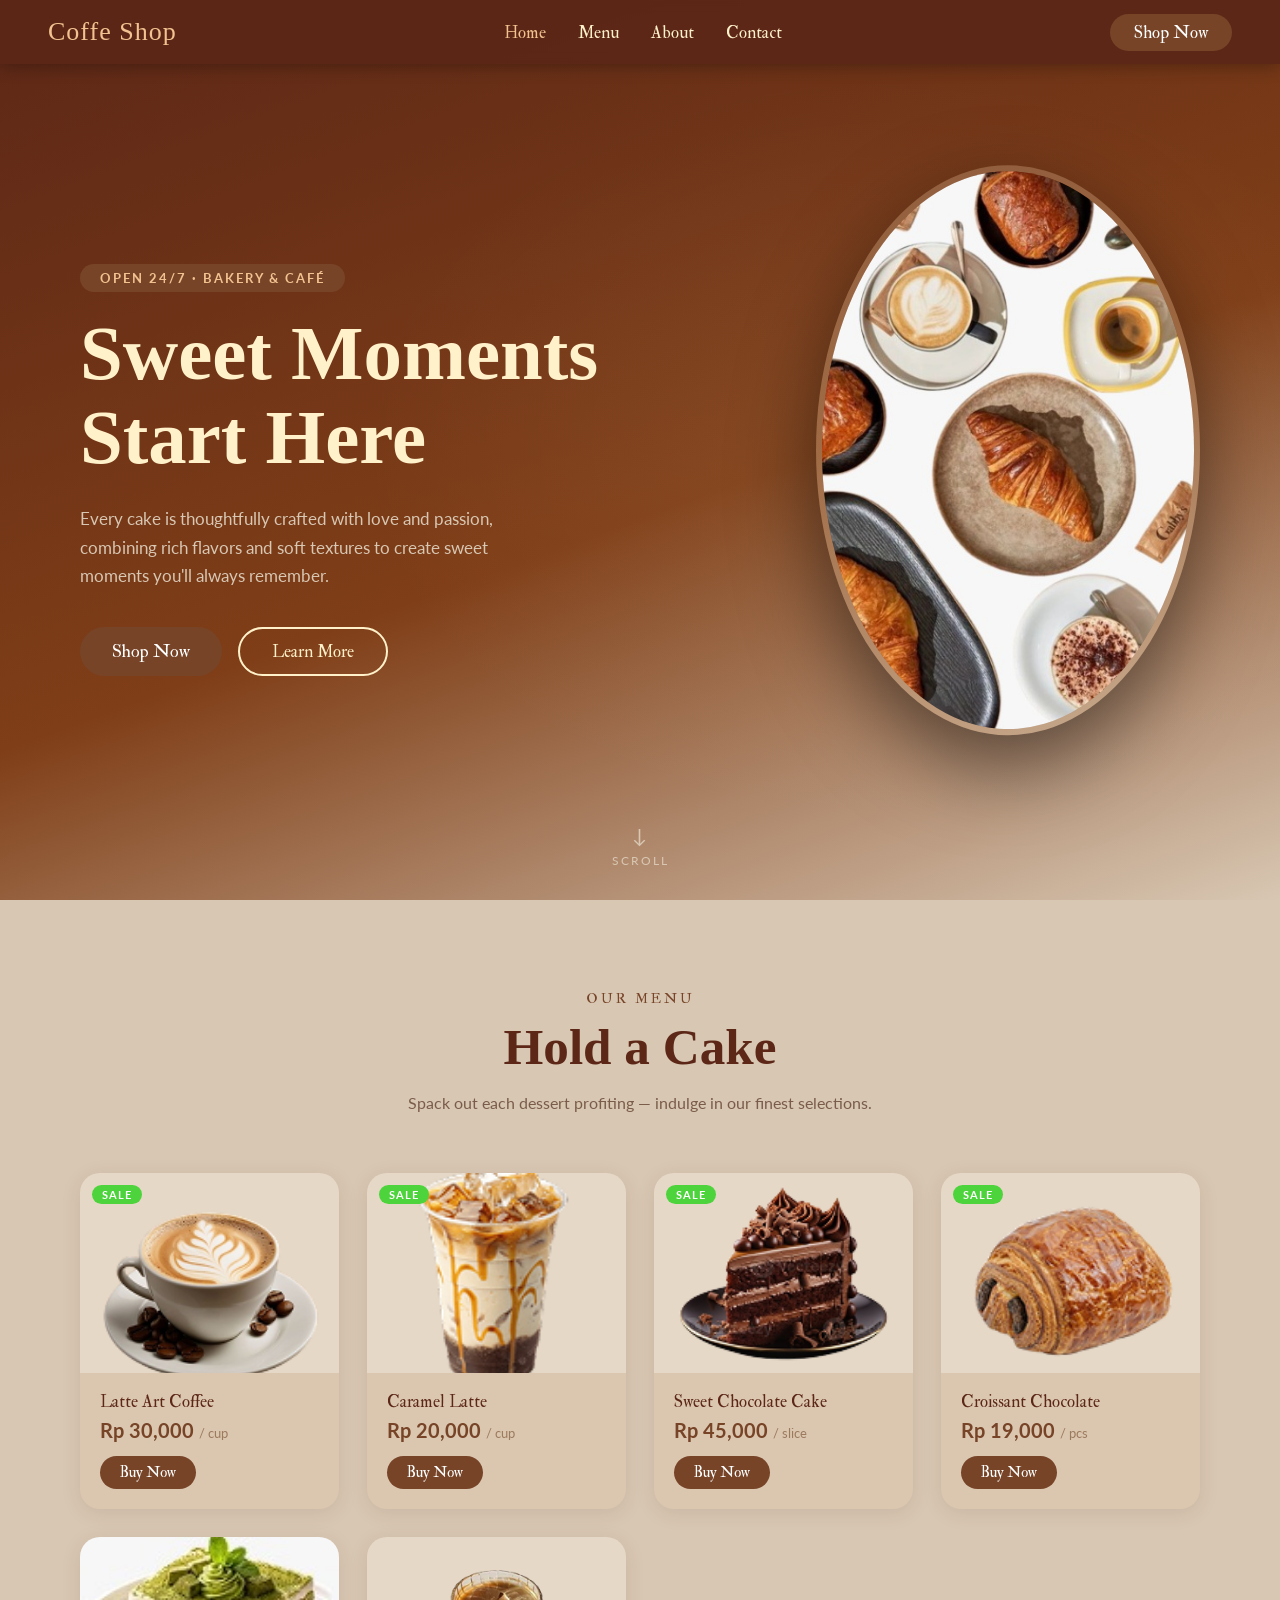
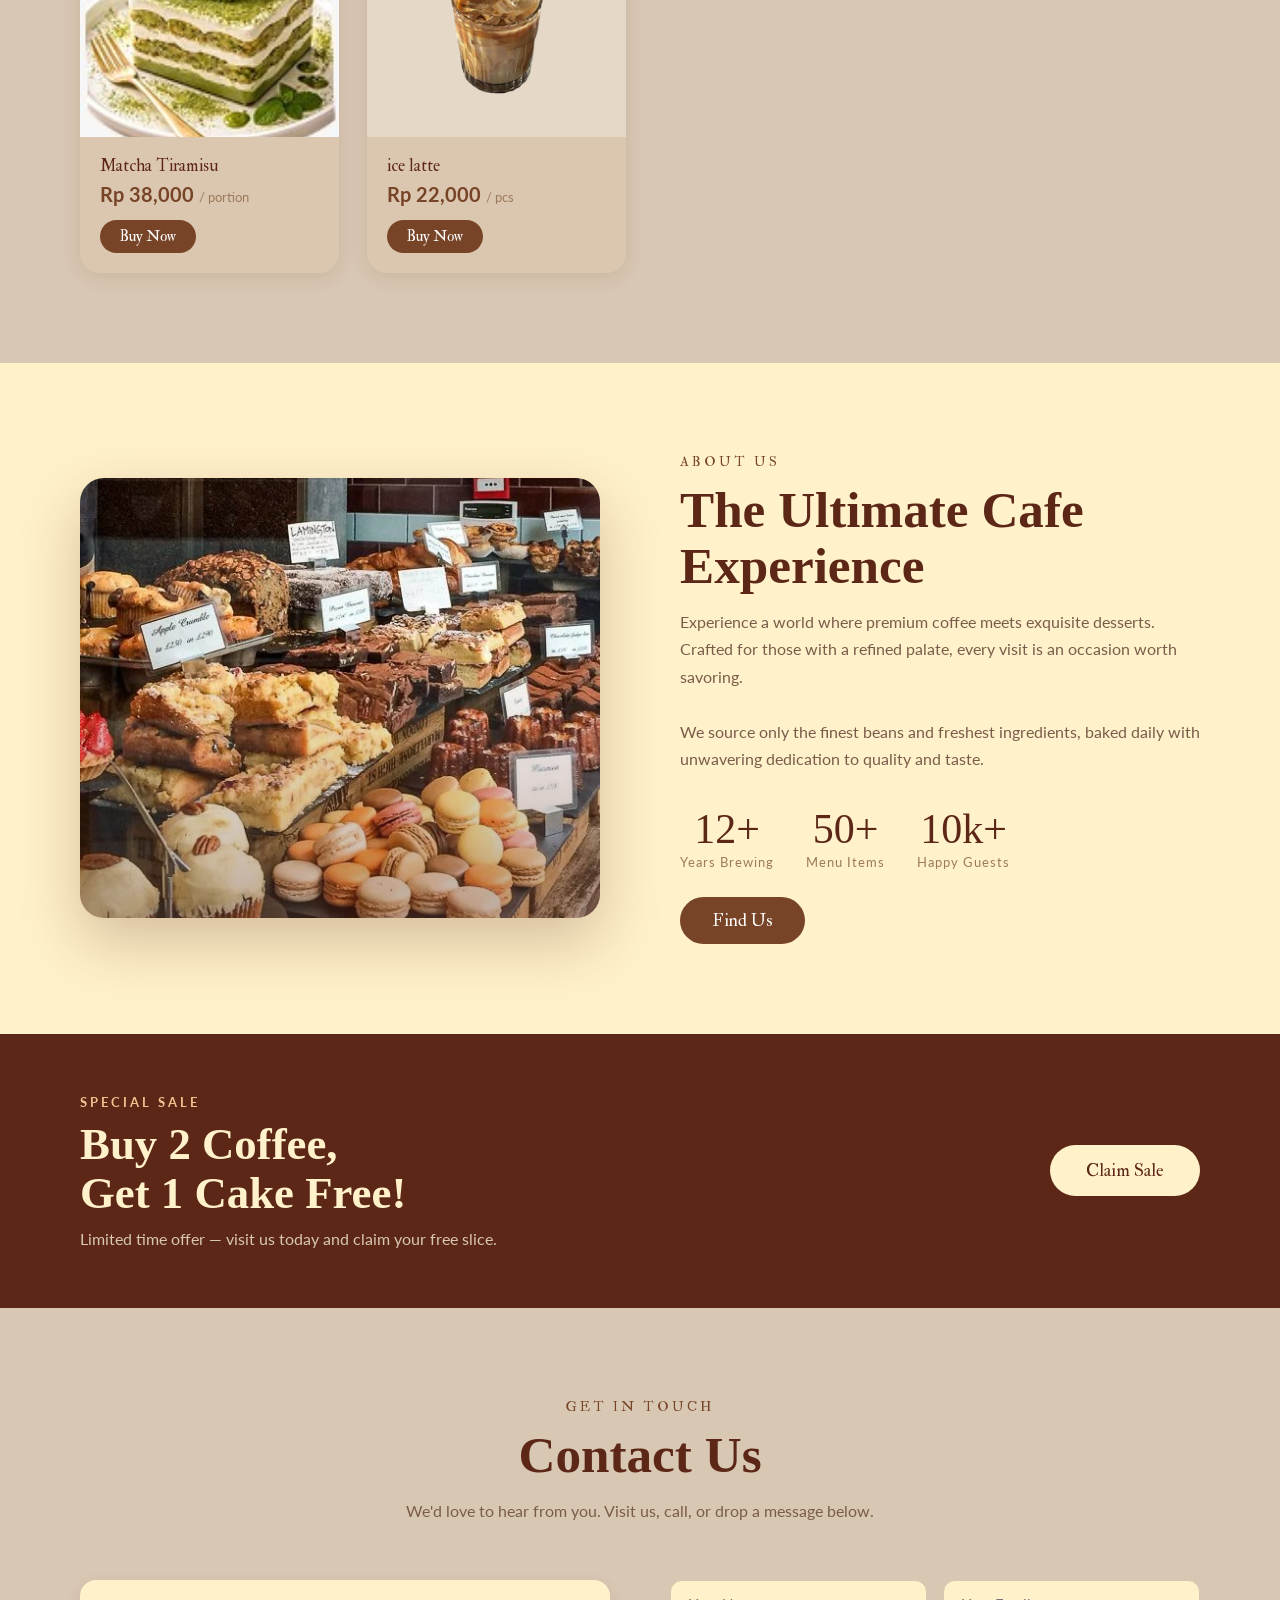
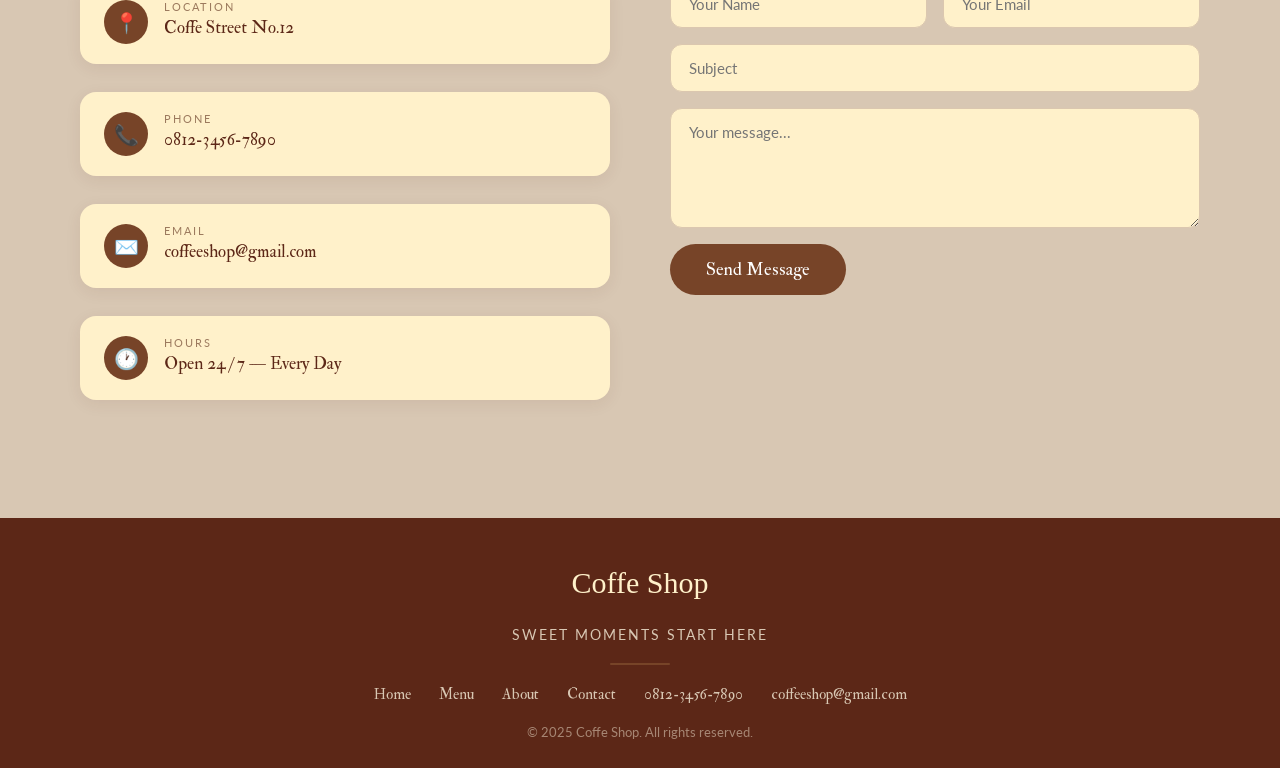
<file: index1.html>
<!DOCTYPE html>
<html lang="en">
<head>
  <meta charset="UTF-8" />
  <meta name="viewport" content="width=device-width, initial-scale=1.0" />
  <title>Coffe Shop — Sweet Moments Start Here</title>
  <link href="https://fonts.googleapis.com/css2?family=IM+Fell+Double+Pica:ital@0;1&family=IM+Fell+English:ital@0;1&family=Lato:wght@300;400;700&display=swap" rel="stylesheet" />
  <link rel="stylesheet" href="style.css" />
</head>
<body>

<!-- ═══ HEADER ═══ -->
<header>
  <a href="#home" class="nav-brand">Coffe Shop</a>
  <nav>
    <a href="#home">Home</a>
    <a href="#services">Menu</a>
    <a href="#about">About</a>
    <a href="#contact">Contact</a>
  </nav>
  <a href="#services" class="btn btn-nav">Shop Now</a>
  <button class="nav-toggle" id="navToggle" aria-label="Menu">
    <span></span><span></span><span></span>
  </button>
</header>

<!-- Mobile Nav -->
<nav class="mobile-nav" id="mobileNav">
  <a href="#home"     onclick="closeMobile()">Home</a>
  <a href="#services" onclick="closeMobile()">Menu</a>
  <a href="#about"    onclick="closeMobile()">About</a>
  <a href="#contact"  onclick="closeMobile()">Contact</a>
</nav>

<!-- ═══ HERO / HOME ═══ -->
<section id="home">
  <div class="hero-content reveal">
    <span class="hero-badge">Open 24/7 · Bakery &amp; Café</span>
    <h1 class="hero-title">Sweet Moments<br/>Start Here</h1>
    <p class="hero-sub">Every cake is thoughtfully crafted with love and passion, combining rich flavors and soft textures to create sweet moments you'll always remember.</p>
    <div class="hero-actions">
      <a href="#services" class="btn btn-primary">Shop Now</a>
      <a href="#about" class="btn-outline">Learn More</a>
    </div>
  </div>
  <img
    src="morveur.jpeg"
    alt="Delicious coffee and pastries"
    class="hero-img"
  />
  <div class="hero-scroll">
    <span>↓</span>
    scroll
  </div>
</section>

<!-- ═══ SERVICES / MENU ═══ -->
<section id="services">
  <div class="section-header reveal">
    <span class="section-tag">Our Menu</span>
    <h2 class="section-title">Hold a Cake</h2>
    <p class="section-sub">Spack out each dessert profiting — indulge in our finest selections.</p>
  </div>
  <div class="products-grid">

    <div class="product-card reveal">
      <span class="sale-badge">SALE</span>
      <div class="product-img-wrap">
        <img src="latte art.png" alt="Latte Art Coffee" />
      </div>
      <div class="product-info">
        <p class="product-name">Latte Art Coffee</p>
        <p class="product-price">Rp 30,000 <span>/ cup</span></p>
        <button class="btn btn-sm" onclick="addToCart('Latte Art Coffee')">Buy Now</button>
      </div>
    </div>

    <div class="product-card reveal">
      <span class="sale-badge">SALE</span>
      <div class="product-img-wrap">
        <img src="caramel latte.png" alt="Caramel Latte" />
      </div>
      <div class="product-info">
        <p class="product-name">Caramel Latte</p>
        <p class="product-price">Rp 20,000 <span>/ cup</span></p>
        <button class="btn btn-sm" onclick="addToCart('Caramel Latte')">Buy Now</button>
      </div>
    </div>

    <div class="product-card reveal">
      <span class="sale-badge">SALE</span>
      <div class="product-img-wrap">
        <img src="sweet chocolate cake.png" alt="Sweet Chocolate Cake" />
      </div>
      <div class="product-info">
        <p class="product-name">Sweet Chocolate Cake</p>
        <p class="product-price">Rp 45,000 <span>/ slice</span></p>
        <button class="btn btn-sm" onclick="addToCart('Sweet Chocolate Cake')">Buy Now</button>
      </div>
    </div>

    <div class="product-card reveal">
      <span class="sale-badge">SALE</span>
      <div class="product-img-wrap">
        <img src="croissant chocolate.png" alt="Croissant Chocolate" />
      </div>
      <div class="product-info">
        <p class="product-name">Croissant Chocolate</p>
        <p class="product-price">Rp 19,000 <span>/ pcs</span></p>
        <button class="btn btn-sm" onclick="addToCart('Croissant Chocolate')">Buy Now</button>
      </div>
    </div>

    <div class="product-card reveal">
      <div class="product-img-wrap">
        <img src="matcha tiramisu.jpeg" alt="Matcha Tiramisu" />
      </div>
      <div class="product-info">
        <p class="product-name">Matcha Tiramisu</p>
        <p class="product-price">Rp 38,000 <span>/ portion</span></p>
        <button class="btn btn-sm" onclick="addToCart('Matcha Tiramisu')">Buy Now</button>
      </div>
    </div>

    <div class="product-card reveal">
      <div class="product-img-wrap">
        <img src="ice latte.png" alt="ice latte" />
      </div>
      <div class="product-info">
        <p class="product-name">ice latte</p>
        <p class="product-price">Rp 22,000 <span>/ pcs</span></p>
        <button class="btn btn-sm" onclick="addToCart('ice latte')">Buy Now</button>
      </div>
    </div>

  </div>
</section>

<!-- ═══ ABOUT ═══ -->
<section id="about">
  <div class="about-img-wrap reveal">
    <img src="pasteur.jpeg" alt="The Ultimate Cafe Experience" />
  </div>
  <div class="about-text reveal">
    <span class="section-tag">About Us</span>
    <h2 class="section-title">The Ultimate Cafe Experience</h2>
    <p class="section-sub">Experience a world where premium coffee meets exquisite desserts. Crafted for those with a refined palate, every visit is an occasion worth savoring.</p>
    <p class="section-sub" style="margin-top:14px;">We source only the finest beans and freshest ingredients, baked daily with unwavering dedication to quality and taste.</p>
    <div class="about-stats">
      <div class="stat">
        <div class="stat-num">12+</div>
        <div class="stat-label">Years Brewing</div>
      </div>
      <div class="stat">
        <div class="stat-num">50+</div>
        <div class="stat-label">Menu Items</div>
      </div>
      <div class="stat">
        <div class="stat-num">10k+</div>
        <div class="stat-label">Happy Guests</div>
      </div>
    </div>
    <br/>
    <a href="#contact" class="btn btn-primary" style="margin-top:8px;">Find Us</a>
  </div>
</section>

<!-- ═══ PROMO BANNER ═══ -->
<div class="promo-banner reveal">
  <div class="promo-text">
    <p class="promo-eyebrow">Special Sale</p>
    <h2 class="promo-title">Buy 2 Coffee,<br/>Get 1 Cake Free!</h2>
    <p class="promo-desc">Limited time offer — visit us today and claim your free slice.</p>
  </div>
  <a href="#contact" class="btn-promo">Claim Sale</a>
</div>

<!-- ═══ CONTACT ═══ -->
<section id="contact">
  <div class="section-header reveal">
    <span class="section-tag">Get In Touch</span>
    <h2 class="section-title">Contact Us</h2>
    <p class="section-sub">We'd love to hear from you. Visit us, call, or drop a message below.</p>
  </div>
  <div class="contact-grid">
    <div class="contact-info reveal">

      <div class="contact-item">
        <div class="contact-icon">📍</div>
        <div class="contact-detail">
          <p class="label">Location</p>
          <a href="https://maps.google.com/?q=Coffe+Street+No+12" target="_blank" rel="noopener">
            Coffe Street No.12
          </a>
        </div>
      </div>

      <div class="contact-item">
        <div class="contact-icon">📞</div>
        <div class="contact-detail">
          <p class="label">Phone</p>
          <a href="tel:+6281234567890">0812-3456-7890</a>
        </div>
      </div>

      <div class="contact-item">
        <div class="contact-icon">✉️</div>
        <div class="contact-detail">
          <p class="label">Email</p>
          <a href="mailto:coffeeshop@gmail.com">coffeeshop@gmail.com</a>
        </div>
      </div>

      <div class="contact-item">
        <div class="contact-icon">🕐</div>
        <div class="contact-detail">
          <p class="label">Hours</p>
          <p>Open 24 / 7 — Every Day</p>
        </div>
      </div>

    </div>

    <div class="reveal">
      <form class="contact-form" onsubmit="submitForm(event)">
        <div class="form-row">
          <input type="text"  placeholder="Your Name"  required />
          <input type="email" placeholder="Your Email" required />
        </div>
        <input type="text" placeholder="Subject" />
        <textarea placeholder="Your message..."></textarea>
        <button type="submit">Send Message</button>
      </form>
    </div>
  </div>
</section>

<!-- ═══ FOOTER ═══ -->
<footer>
  <div class="footer-brand">Coffe Shop</div>
  <p class="footer-tagline">Sweet Moments Start Here</p>
  <div class="divider"></div>
  <div class="footer-links">
    <a href="#home">Home</a>
    <a href="#services">Menu</a>
    <a href="#about">About</a>
    <a href="#contact">Contact</a>
    <a href="tel:+6281234567890">0812-3456-7890</a>
    <a href="mailto:coffeeshop@gmail.com">coffeeshop@gmail.com</a>
  </div>
  <p class="footer-copy">© 2025 Coffe Shop. All rights reserved.</p>
</footer>

<!-- TOAST NOTIFICATION -->
<div id="toast"></div>

<script src="script.js"></script>
</body>
</html>
</file>
<file: style.css>
/* =============================================
   COFFE SHOP — style.css
   ============================================= */

:root {
  --brown-dark:   #5C2717;
  --brown-mid:    #774428;
  --brown-light:  #8D3C1E;
  --cream:        #FFF1CA;
  --sand:         #D8C7B3;
  --card:         #DBC7AF;
  --peach:        #F2C290;
  --white:        #ffffff;
  --green:        #4DD33B;
  --text-dark:    #331105;
}

*, *::before, *::after { margin: 0; padding: 0; box-sizing: border-box; }
html { scroll-behavior: smooth; }
body {
  font-family: 'Lato', sans-serif;
  background: var(--cream);
  color: var(--text-dark);
  overflow-x: hidden;
}

/* ── HEADER / NAV ── */
header {
  position: fixed; top: 0; left: 0; width: 100%;
  z-index: 1000;
  background: rgba(92,39,23,0.96);
  backdrop-filter: blur(6px);
  display: flex; align-items: center; justify-content: space-between;
  padding: 0 48px;
  height: 64px;
  box-shadow: 0 2px 16px rgba(0,0,0,0.3);
}
.nav-brand {
  font-family: 'IM Fell English', serif;
  font-size: 26px;
  color: var(--peach);
  letter-spacing: 1px;
  text-decoration: none;
}
nav { display: flex; gap: 32px; align-items: center; }
nav a {
  font-family: 'IM Fell Double Pica', serif;
  font-size: 17px;
  color: var(--cream);
  text-decoration: none;
  position: relative;
  transition: color .25s;
}
nav a::after {
  content: '';
  position: absolute; bottom: -4px; left: 0;
  width: 0; height: 2px;
  background: var(--peach);
  transition: width .3s;
}
nav a:hover { color: var(--peach); }
nav a:hover::after { width: 100%; }
.btn {
  display: inline-flex; align-items: center; justify-content: center;
  background: var(--brown-mid);
  color: var(--white);
  border: none; cursor: pointer;
  border-radius: 999px;
  font-family: 'IM Fell Double Pica', serif;
  transition: background .25s, transform .15s;
  text-decoration: none;
}
.btn:hover { background: var(--brown-dark); transform: translateY(-1px); }
.btn-nav     { padding: 8px 24px; font-size: 17px; }
.btn-primary { padding: 12px 32px; font-size: 18px; }
.btn-sm      { padding: 7px 20px; font-size: 15px; }

/* ── HERO ── */
#home {
  min-height: 100vh;
  background: linear-gradient(160deg, var(--brown-dark) 0%, #7F3E17 55%, var(--sand) 100%);
  display: flex; align-items: center;
  padding: 100px 80px 60px;
  position: relative;
  overflow: hidden;
}
#home::before {
  content: '';
  position: absolute; inset: 0;
  background: radial-gradient(ellipse 60% 60% at 70% 50%, rgba(255,241,202,0.08) 0%, transparent 70%);
  pointer-events: none;
}
.hero-content { max-width: 580px; z-index: 1; }
.hero-badge {
  display: inline-block;
  background: var(--brown-mid);
  color: var(--peach);
  font-family: 'Lato', sans-serif;
  font-weight: 700; font-size: 13px;
  letter-spacing: 2px; text-transform: uppercase;
  padding: 6px 20px; border-radius: 999px;
  margin-bottom: 20px;
}
.hero-title {
  font-family: 'IM Fell English', serif;
  font-size: clamp(48px, 6vw, 82px);
  color: var(--cream);
  line-height: 1.1;
  margin-bottom: 24px;
}
.hero-sub {
  font-size: 17px; color: var(--sand);
  line-height: 1.7; margin-bottom: 36px; max-width: 460px;
}
.hero-actions { display: flex; gap: 16px; flex-wrap: wrap; }
.btn-outline {
  padding: 12px 32px; font-size: 17px;
  background: transparent;
  border: 2px solid var(--cream);
  color: var(--cream);
  border-radius: 999px;
  font-family: 'IM Fell Double Pica', serif;
  cursor: pointer; text-decoration: none;
  transition: background .25s, color .25s;
}
.btn-outline:hover { background: var(--cream); color: var(--brown-dark); }
.hero-img {
  position: absolute; right: 80px; top: 50%;
  transform: translateY(-50%);
  width: clamp(280px, 30vw, 420px);
  border-radius: 50%;
  box-shadow: 0 32px 80px rgba(0,0,0,0.5);
  object-fit: cover;
  border: 6px solid rgba(255,241,202,0.2);
  animation: float 5s ease-in-out infinite;
}
@keyframes float {
  0%,100% { transform: translateY(-50%) translateY(0); }
  50%      { transform: translateY(-50%) translateY(-16px); }
}
.hero-scroll {
  position: absolute; bottom: 32px; left: 50%;
  transform: translateX(-50%);
  display: flex; flex-direction: column; align-items: center; gap: 6px;
  color: var(--sand); font-size: 12px; letter-spacing: 2px; text-transform: uppercase;
  animation: bounce 2s infinite;
}
.hero-scroll span { font-size: 20px; }
@keyframes bounce {
  0%,100% { transform: translateX(-50%) translateY(0); }
  50%      { transform: translateX(-50%) translateY(6px); }
}

/* ── SECTION BASE ── */
section { padding: 90px 80px; }
.section-tag {
  font-family: 'IM Fell Double Pica', serif;
  font-size: 14px; letter-spacing: 3px; text-transform: uppercase;
  color: var(--brown-mid);
  display: block; margin-bottom: 12px;
}
.section-title {
  font-family: 'IM Fell English', serif;
  font-size: clamp(32px, 4vw, 52px);
  color: var(--brown-dark); margin-bottom: 14px; line-height: 1.1;
}
.section-sub {
  font-size: 16px; color: #7a5c4a; max-width: 520px; line-height: 1.7;
}
.section-header { text-align: center; margin-bottom: 56px; }
.section-header .section-sub { margin: 0 auto; }

/* ── PRODUCTS ── */
#services { background: var(--sand); }
.products-grid {
  display: grid;
  grid-template-columns: repeat(auto-fill, minmax(240px, 1fr));
  gap: 28px;
}
.product-card {
  background: var(--card);
  border-radius: 20px;
  overflow: hidden;
  position: relative;
  transition: transform .3s, box-shadow .3s;
  box-shadow: 0 4px 20px rgba(92,39,23,0.1);
}
.product-card:hover {
  transform: translateY(-6px);
  box-shadow: 0 16px 40px rgba(92,39,23,0.2);
}
.sale-badge {
  position: absolute; top: 12px; left: 12px;
  background: var(--green); color: #fff;
  font-size: 11px; font-weight: 700; letter-spacing: 1px;
  padding: 3px 10px; border-radius: 999px; z-index: 2;
}
.product-img-wrap {
  height: 200px; display: flex; align-items: center; justify-content: center;
  background: rgba(255,255,255,0.3); overflow: hidden;
}
.product-img-wrap img {
  width: 100%; height: 100%; object-fit: cover;
  transition: transform .4s;
}
.product-card:hover .product-img-wrap img { transform: scale(1.06); }
.product-info { padding: 18px 20px 20px; }
.product-name {
  font-family: 'IM Fell Double Pica', serif;
  font-size: 17px; color: var(--brown-dark);
  margin-bottom: 6px;
}
.product-price {
  font-size: 20px; font-weight: 700;
  color: var(--brown-mid); margin-bottom: 14px;
}
.product-price span { font-size: 13px; font-weight: 400; color: #9c7a5e; }

/* ── ABOUT ── */
#about {
  background: var(--cream);
  display: grid; grid-template-columns: 1fr 1fr; gap: 80px; align-items: center;
}
.about-img-wrap {
  position: relative; border-radius: 24px; overflow: hidden;
  box-shadow: 0 24px 60px rgba(92,39,23,0.25);
}
.about-img-wrap img { width: 100%; height: 440px; object-fit: cover; display: block; }
.about-img-wrap::after {
  content: '';
  position: absolute; inset: 0;
  background: linear-gradient(to top, rgba(92,39,23,0.4) 0%, transparent 60%);
}
.about-text .section-sub { margin-bottom: 28px; }
.about-stats {
  display: flex; gap: 32px; margin-top: 36px; flex-wrap: wrap;
}
.stat { text-align: center; }
.stat-num {
  font-family: 'IM Fell English', serif;
  font-size: 42px; color: var(--brown-dark); line-height: 1;
}
.stat-label { font-size: 13px; color: #9c7a5e; margin-top: 4px; letter-spacing: 1px; }

/* ── PROMO BANNER ── */
.promo-banner {
  background: var(--brown-dark);
  padding: 60px 80px;
  display: flex; align-items: center; justify-content: space-between;
  gap: 40px; flex-wrap: wrap;
}
.promo-text .promo-eyebrow {
  font-size: 13px; letter-spacing: 3px; text-transform: uppercase;
  color: var(--peach); font-weight: 700; margin-bottom: 10px;
}
.promo-title {
  font-family: 'IM Fell English', serif;
  font-size: clamp(28px, 3.5vw, 46px);
  color: var(--cream); line-height: 1.1; margin-bottom: 10px;
}
.promo-desc { color: var(--sand); font-size: 16px; }
.btn-promo {
  background: var(--cream); color: var(--brown-dark);
  padding: 14px 36px; font-size: 18px; white-space: nowrap;
  border-radius: 999px;
  font-family: 'IM Fell Double Pica', serif;
  cursor: pointer; border: none; transition: background .25s, transform .15s;
  text-decoration: none; display: inline-block;
}
.btn-promo:hover { background: var(--peach); transform: translateY(-2px); }

/* ── CONTACT ── */
#contact { background: var(--sand); }
.contact-grid {
  display: grid; grid-template-columns: 1fr 1fr; gap: 60px; align-items: start;
}
.contact-item {
  display: flex; align-items: flex-start; gap: 16px;
  margin-bottom: 28px; padding: 20px 24px;
  background: var(--cream); border-radius: 16px;
  box-shadow: 0 4px 16px rgba(92,39,23,0.08);
  transition: transform .2s;
}
.contact-item:hover { transform: translateX(4px); }
.contact-icon {
  width: 44px; height: 44px; flex-shrink: 0;
  background: var(--brown-mid); border-radius: 50%;
  display: flex; align-items: center; justify-content: center;
  font-size: 20px; color: #fff;
}
.contact-detail a, .contact-detail p {
  font-family: 'IM Fell Double Pica', serif;
  font-size: 17px; color: var(--brown-dark);
  text-decoration: none; transition: color .2s;
}
.contact-detail a:hover { color: var(--brown-light); text-decoration: underline; }
.contact-detail .label {
  font-size: 11px; letter-spacing: 2px; text-transform: uppercase;
  color: #9c7a5e; margin-bottom: 4px; font-family: 'Lato', sans-serif;
}

/* ── CONTACT FORM ── */
.contact-form { display: flex; flex-direction: column; gap: 16px; }
.form-row { display: grid; grid-template-columns: 1fr 1fr; gap: 16px; }
.contact-form input,
.contact-form textarea {
  width: 100%; padding: 14px 18px;
  background: var(--cream); border: 1.5px solid var(--card);
  border-radius: 12px;
  font-family: 'Lato', sans-serif; font-size: 15px; color: var(--text-dark);
  outline: none; transition: border-color .2s;
}
.contact-form input:focus,
.contact-form textarea:focus { border-color: var(--brown-mid); }
.contact-form textarea { resize: vertical; min-height: 120px; }
.contact-form button {
  align-self: flex-start;
  background: var(--brown-mid); color: #fff;
  border: none; cursor: pointer;
  padding: 14px 36px; border-radius: 999px;
  font-family: 'IM Fell Double Pica', serif; font-size: 18px;
  transition: background .25s, transform .15s;
}
.contact-form button:hover { background: var(--brown-dark); transform: translateY(-2px); }

/* ── FOOTER ── */
footer {
  background: var(--brown-dark); color: var(--sand);
  padding: 48px 80px 28px;
  display: flex; flex-direction: column; align-items: center; gap: 20px;
  text-align: center;
}
.footer-brand {
  font-family: 'IM Fell English', serif;
  font-size: 30px; color: var(--cream); margin-bottom: 6px;
}
.footer-tagline { font-size: 14px; color: var(--sand); letter-spacing: 2px; text-transform: uppercase; }
.footer-links { display: flex; gap: 28px; flex-wrap: wrap; justify-content: center; }
.footer-links a {
  font-family: 'IM Fell Double Pica', serif;
  font-size: 15px; color: var(--sand); text-decoration: none;
  transition: color .2s;
}
.footer-links a:hover { color: var(--cream); }
.footer-copy { font-size: 13px; color: rgba(216,199,179,0.6); }
.divider { width: 60px; height: 2px; background: var(--brown-mid); border-radius: 2px; }

/* ── MOBILE NAV ── */
.nav-toggle {
  display: none; flex-direction: column; gap: 5px;
  cursor: pointer; background: none; border: none;
}
.nav-toggle span {
  display: block; width: 26px; height: 2px;
  background: var(--cream); border-radius: 2px; transition: all .3s;
}
.mobile-nav {
  display: none; flex-direction: column;
  position: fixed; top: 64px; left: 0; width: 100%;
  background: var(--brown-dark);
  z-index: 999;
  box-shadow: 0 8px 24px rgba(0,0,0,0.3);
}
.mobile-nav.open { display: flex; }
.mobile-nav a {
  padding: 16px 32px;
  font-family: 'IM Fell Double Pica', serif;
  font-size: 18px; color: var(--cream); text-decoration: none;
  border-bottom: 1px solid rgba(255,255,255,0.08);
  transition: background .2s;
}
.mobile-nav a:hover { background: rgba(255,255,255,0.06); }

/* ── TOAST ── */
#toast {
  position: fixed; bottom: 32px; right: 32px;
  background: var(--brown-dark); color: var(--cream);
  padding: 14px 28px; border-radius: 12px;
  font-family: 'IM Fell Double Pica', serif; font-size: 16px;
  box-shadow: 0 8px 32px rgba(0,0,0,0.3);
  opacity: 0; transform: translateY(16px);
  transition: opacity .3s, transform .3s;
  pointer-events: none; z-index: 9999;
}
#toast.show { opacity: 1; transform: translateY(0); }

/* ── REVEAL ANIMATION ── */
.reveal {
  opacity: 0; transform: translateY(30px);
  transition: opacity .7s, transform .7s;
}
.reveal.visible { opacity: 1; transform: translateY(0); }

/* ── RESPONSIVE ── */
@media (max-width: 900px) {
  header { padding: 0 24px; }
  nav, .btn-nav { display: none; }
  .nav-toggle { display: flex; }
  #home { padding: 100px 32px 80px; }
  .hero-img { display: none; }
  section { padding: 64px 32px; }
  #about { grid-template-columns: 1fr; gap: 40px; }
  .contact-grid { grid-template-columns: 1fr; gap: 40px; }
  .promo-banner { padding: 48px 32px; text-align: center; justify-content: center; }
  footer { padding: 48px 24px 28px; }
  .form-row { grid-template-columns: 1fr; }
}
</file>
